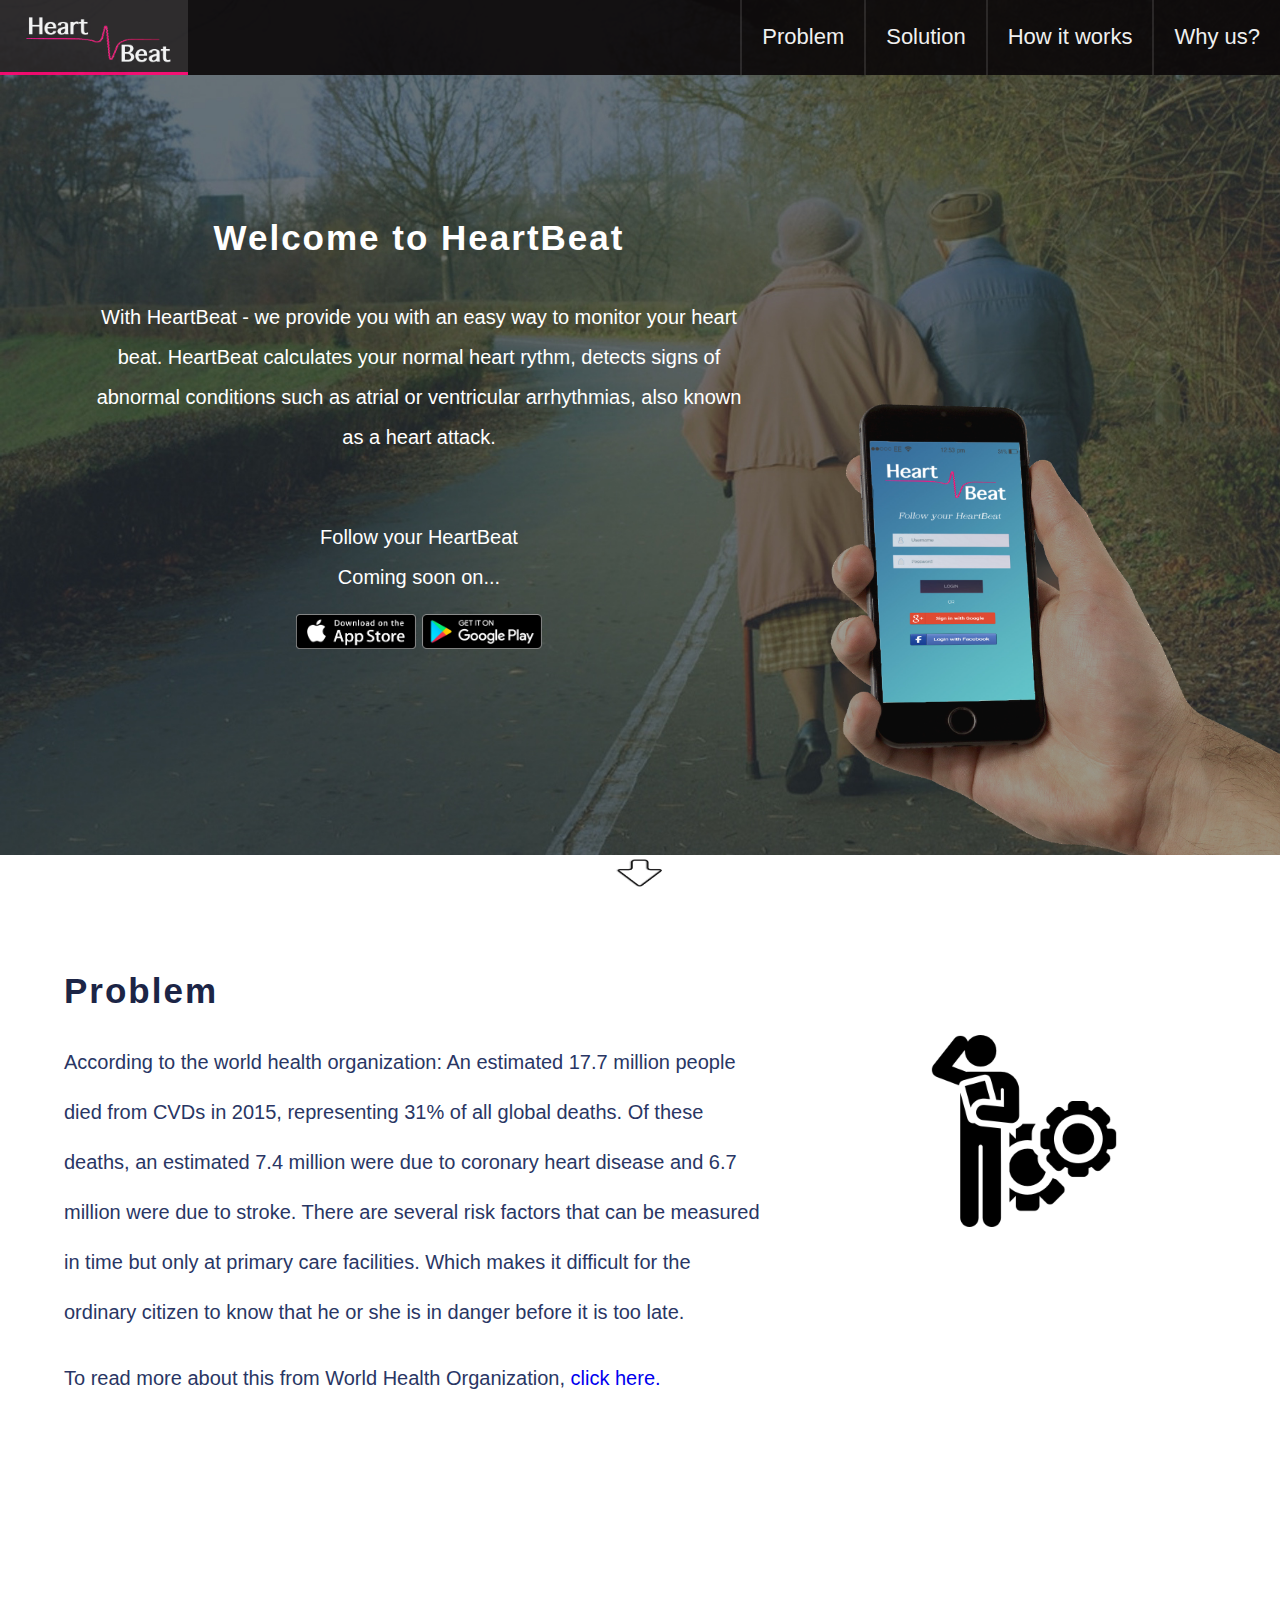
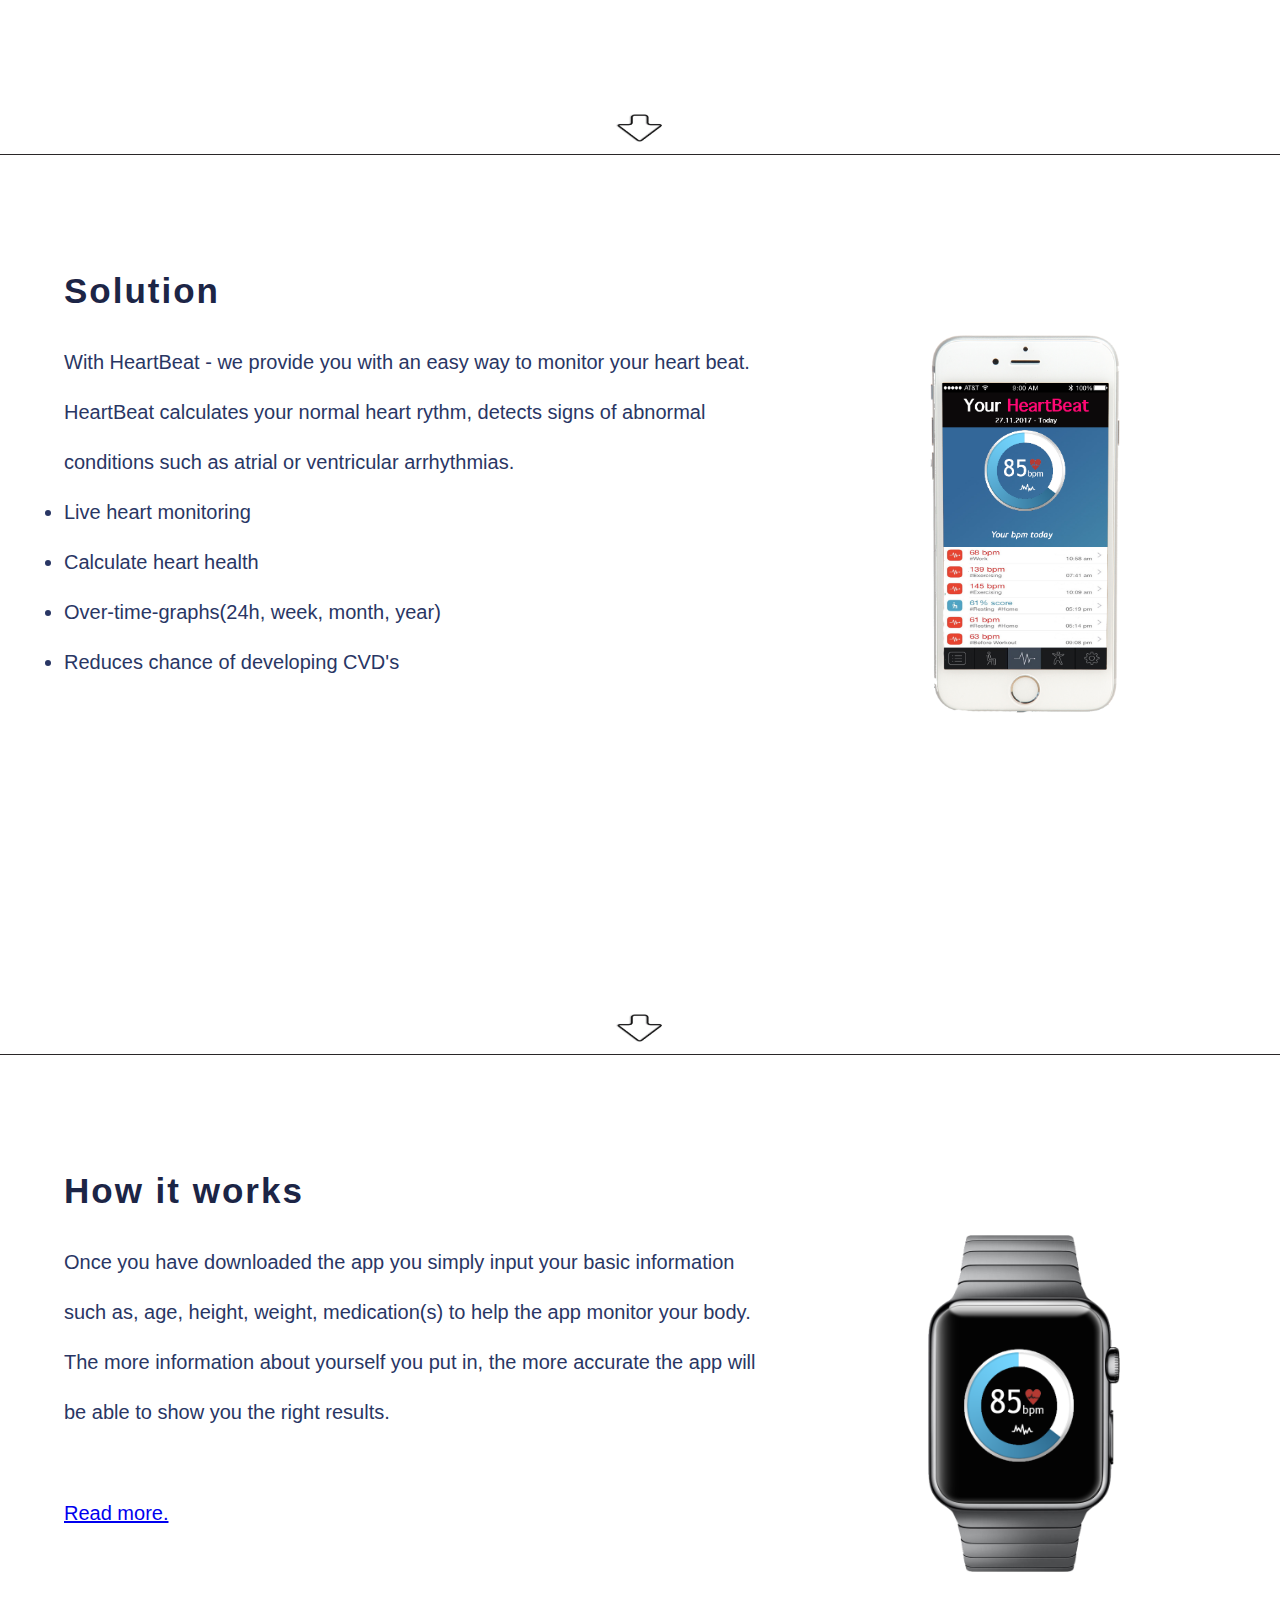
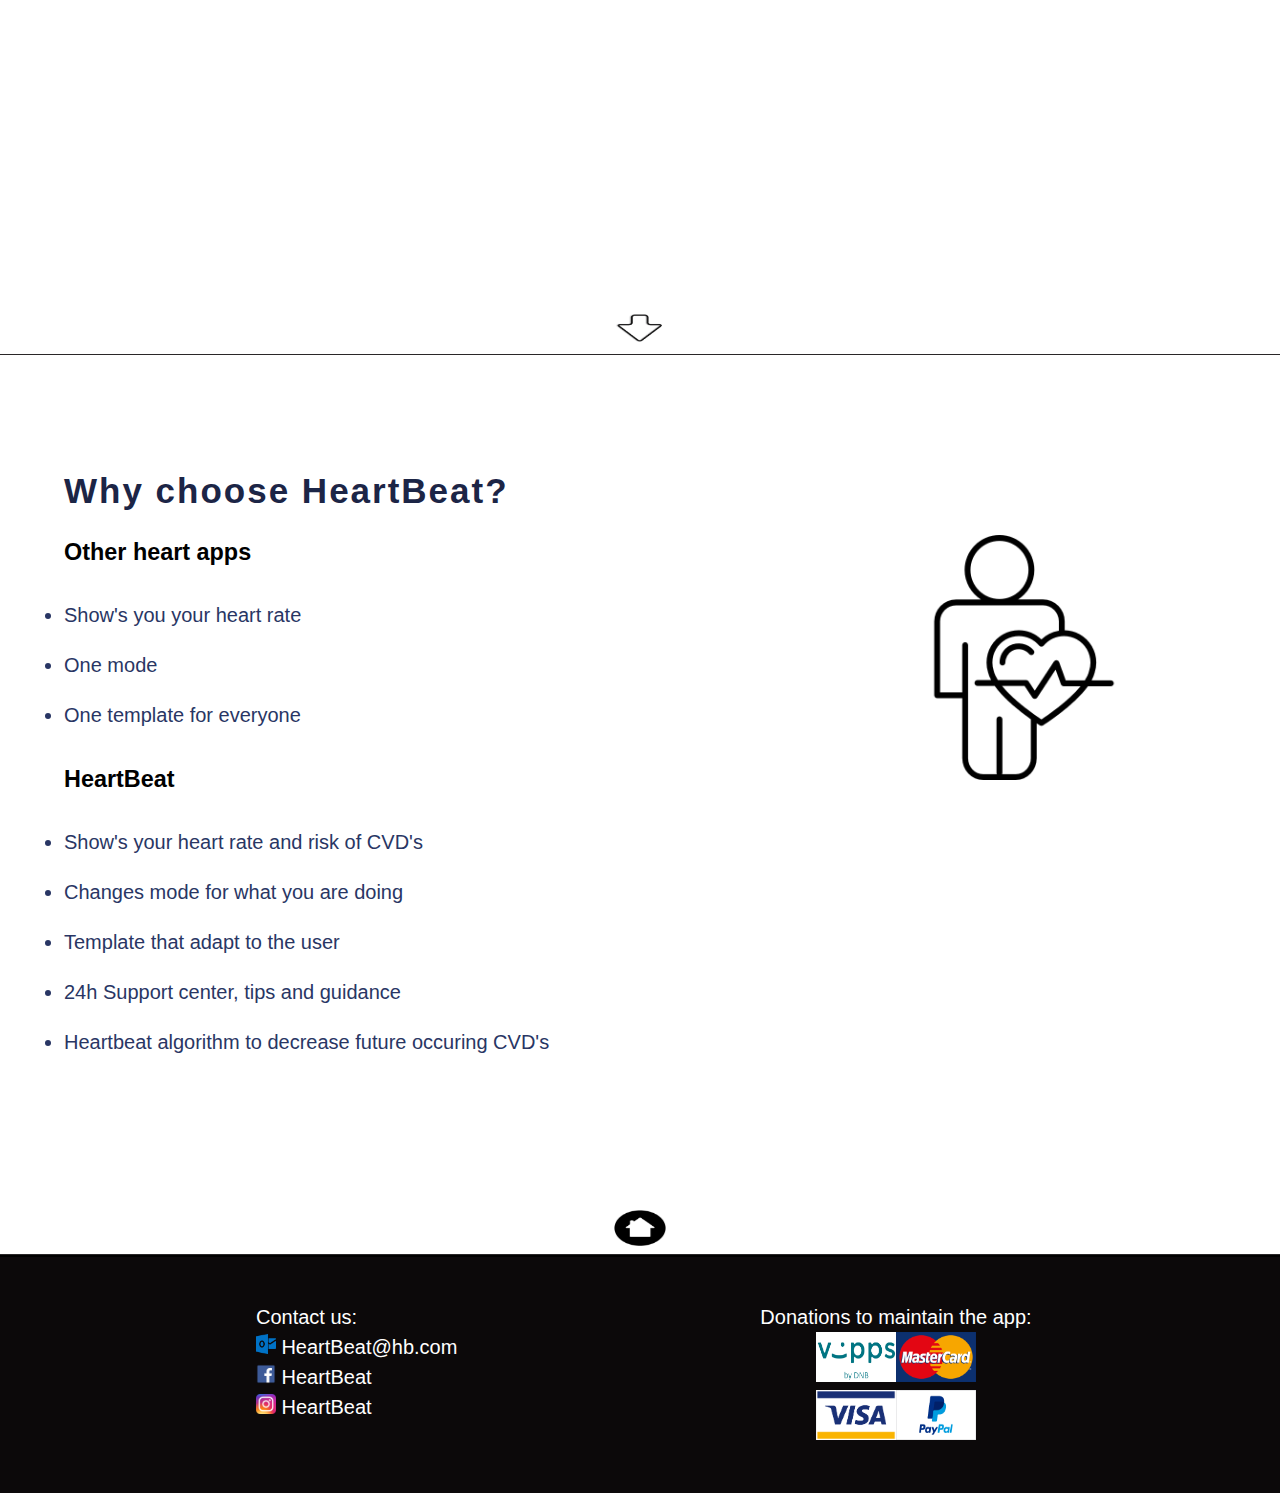
<file: index.html>
<!DOCTYPE html>
<html lang="en">



<head>
<meta charset="UTF-8">
<meta name="description" content="With HeartBeat - we provide you with an easy way to monitor your heart beat.">
<meta name="keywords" content="HeartBeat, Heart, App, Health, Technology, Workout, Heart rate, Monitor, Life">
<meta name="author" content="M. Furkan Ergin (S325881), Pedram Rahdeirjoo (S325906), Anojh Thirukumar (S325907)">
<meta name="viewport" content="width=device-width, initial-scale=1.0">
<link rel="stylesheet" type="text/css" href="stylesheet.css">
<link rel="icon" type="img/png" href="img/favicon1.png" alt="A heart with beat">

<title>HeartBeat</title>
</head>
<body>


	<!-- Navigation bar -->
	<nav class="navBar">



		<a href="index.html" class="scroll" ><img id="navLogo" src="img/logo.png" alt="Our logo, says heartbeat with a graph" tabindex="1"></a>

		<label for="navCheck" id="hidden">Responsive menu</label>
		<input class="navCheck" type="checkbox" id="navCheck">
		<label class="navIcon" for="navCheck"><span class="navLine"></span></label>

		<ul id="navButtons">
			<a href="#privacy" class="scroll" tabindex="5"><li>Why us?</li></a>
			<a href="#how" class="scroll" tabindex="4"><li>How it works</li></a>
			<a href="#solution" class="scroll" tabindex="3"><li>Solution</li></a>
			<a href="#problem" class="scroll" tabindex="2"><li>Problem</li></a>
		</ul>
	</nav>





	<!-- Header -->
	<header>
		<div class="intro">
			<div class="left">
				<div id="welcome"><h1>Welcome to HeartBeat</h1></div>

				<div id="introText">

					<h2>
						With HeartBeat - we provide you with an easy way to monitor your heart beat.
						HeartBeat calculates your normal heart rythm, detects signs of abnormal conditions such as atrial or ventricular arrhythmias, also known as a heart attack.
					</h2>

				</div>

				<div id="comingSoon">
					<div><h2>Follow your HeartBeat <br> Coming soon on...</h2></div>
					<div><img src="img/appstore.png" alt="Apple Store logo">
                        <img src="img/playstore.png" alt="Google play logo"></div>

				</div>
			</div>

			<div class="right">
				<img src="img/iphoneinhand3.png" alt="A hand holding a phone with  HeartBeat app running">
			</div>

		</div>


		<div class="arrow" id="firstArrow"><a href="#problem" tabindex="6"><img src="img/downArrow.png" alt="Arrow pointing down, onclick you will be transfer to next page"></a></div>
	</header>


	<!-- Information/Text -->
	<div class="infoSide" id="problem" tabindex="7">

		<div class="infoSideText">
			<h1>Problem</h1>
			<h2>According to the world health organization: An estimated 17.7 million people died from CVDs in 2015, representing 31% of all global deaths.
				Of these deaths, an estimated 7.4 million were due to coronary heart disease and 6.7 million were due to stroke.
			There are several risk factors that can be measured in time but only at primary care facilities.
			Which makes it difficult for the ordinary citizen to know that he or she is in danger before it is too late.
			</h2>
			<h2>To read more about this from World Health Organization, <a href="http://www.who.int/mediacentre/factsheets/fs317/en/" tabindex="8">click here.</a></h2>
		</div>
		<div class="infoSideImg">
			<img src="img/problemMan.png" alt="picture of a man solving and thinking problems">
		</div>
		<div class="arrow"><a href="#solution" tabindex="9"><img src="img/downArrow.png" alt="Arrow pointing down, onclick you will be transfer to next page"></a></div>
	</div>

	<div class="infoSide" id="solution" tabindex="10">

		<div class="infoSideText">
			<h1>Solution</h1>
			<h2>With HeartBeat - we provide you with an easy way to monitor your heart beat. HeartBeat calculates your normal heart rythm, detects signs of abnormal conditions such as atrial or ventricular arrhythmias.
				<li>Live heart monitoring</li>
				<li>Calculate heart health</li>
				<li>Over-time-graphs(24h, week, month, year)</li>
				<li>Reduces chance of developing CVD's</li>


			</h2>
		</div>
		<div class="infoSideImg">
			<img src="img/iphonebpm1.png" alt="Calculated bpm for a day on the app">
		</div>
		<div class="arrow"><a href="#how" tabindex="11"><img src="img/downArrow.png" alt="Arrow pointing down, onclick you will be transfer to next page"></a></div>
	</div>

	<div class="infoSide" id="how" tabindex="12">
		<div class="infoSideText">
			<h1>How it works</h1>
			<h2>Once you have downloaded the app you simply input your basic information such as, age, height, weight, medication(s) to help the app monitor your body.
				The more information about yourself you put in, the more accurate the app will be able to show you the right results.
			</h2>

			<a href="htu.html" id="readMore" tabindex="13">Read more.</a>
		</div>
		<div class="infoSideImg">
			<img src="img/awatchbpm.png" alt="A smartwatch that shows your bpm at the moment">
		</div>

		<div class="arrow"><a href="#privacy" tabindex="14"><img src="img/downArrow.png" alt="Arrow pointing down, onclick you will be transfer to next page"></a></div>
	</div>

	<div class="infoSide" id="privacy" tabindex="15">
		<div class="infoSideText">
			<h1>Why choose HeartBeat?</h1>

			<h3>Other heart apps</h3>
			<h2>
				<li>Show's you your heart rate</li>
				<li>One mode</li>
				<li>One template for everyone</li>
			</h2>

			<h3>HeartBeat</h3>
			<h2>
				<li>Show's your heart rate and risk of CVD's</li>
				<li>Changes mode for what you are doing</li>
				<li>Template that adapt to the user</li>
				<li>24h Support center, tips and guidance</li>
				<li>Heartbeat algorithm to decrease future occuring CVD's</li>
			</h2>


		</div>
		<div class="infoSideImg">
			<img src="img/heartMan.png" alt="Picture of a healthy man holding a heart.">
		</div>


		<div class="arrow">
			<a href="index.html" tabindex="16">
				<img src="img/home.png" alt="black homebutton">
			</a>
		</div>
	</div>


	<!-- Footer -->
	<div class="footer">

		<div class="contactUs">
			Contact us: <br>

			<a href="https://www.outlook.office.com"><img src="img/mailFavIcon.png" alt="Outlook logo" tabindex="17"> HeartBeat@hb.com </a> <br>
			<a href="https://www.facebook.com"><img src="img/facebookFavIcon.png" alt="Facebook logo" tabindex="18"> HeartBeat</a> <br>
			<a href="https://www.instagram.com"><img src="img/instagramFavIcon.png"  alt="Instagram logo" tabindex="19"> HeartBeat</a>

		</div>

		<div class="donation">
			Donations to maintain the app:
			 <br>
			<a href="https://www.vipps.no" tabindex="20"><img src="img/vipps.png" alt="Vipps logo"></a><a href="https://www.Mastercard.no" tabindex="21"><img src="img/mc.png" alt="Mastercard logo"></a> <br>
			<a href="https://www.visa.no" tabindex="22"><img src="img/visa.png" alt="Visa logo"></a><a href="https://www.paypal.com" tabindex="23"><img src="img/paypal.png" alt="Paypal logo"></a>
		</div>
	</div>

</body>
</file>
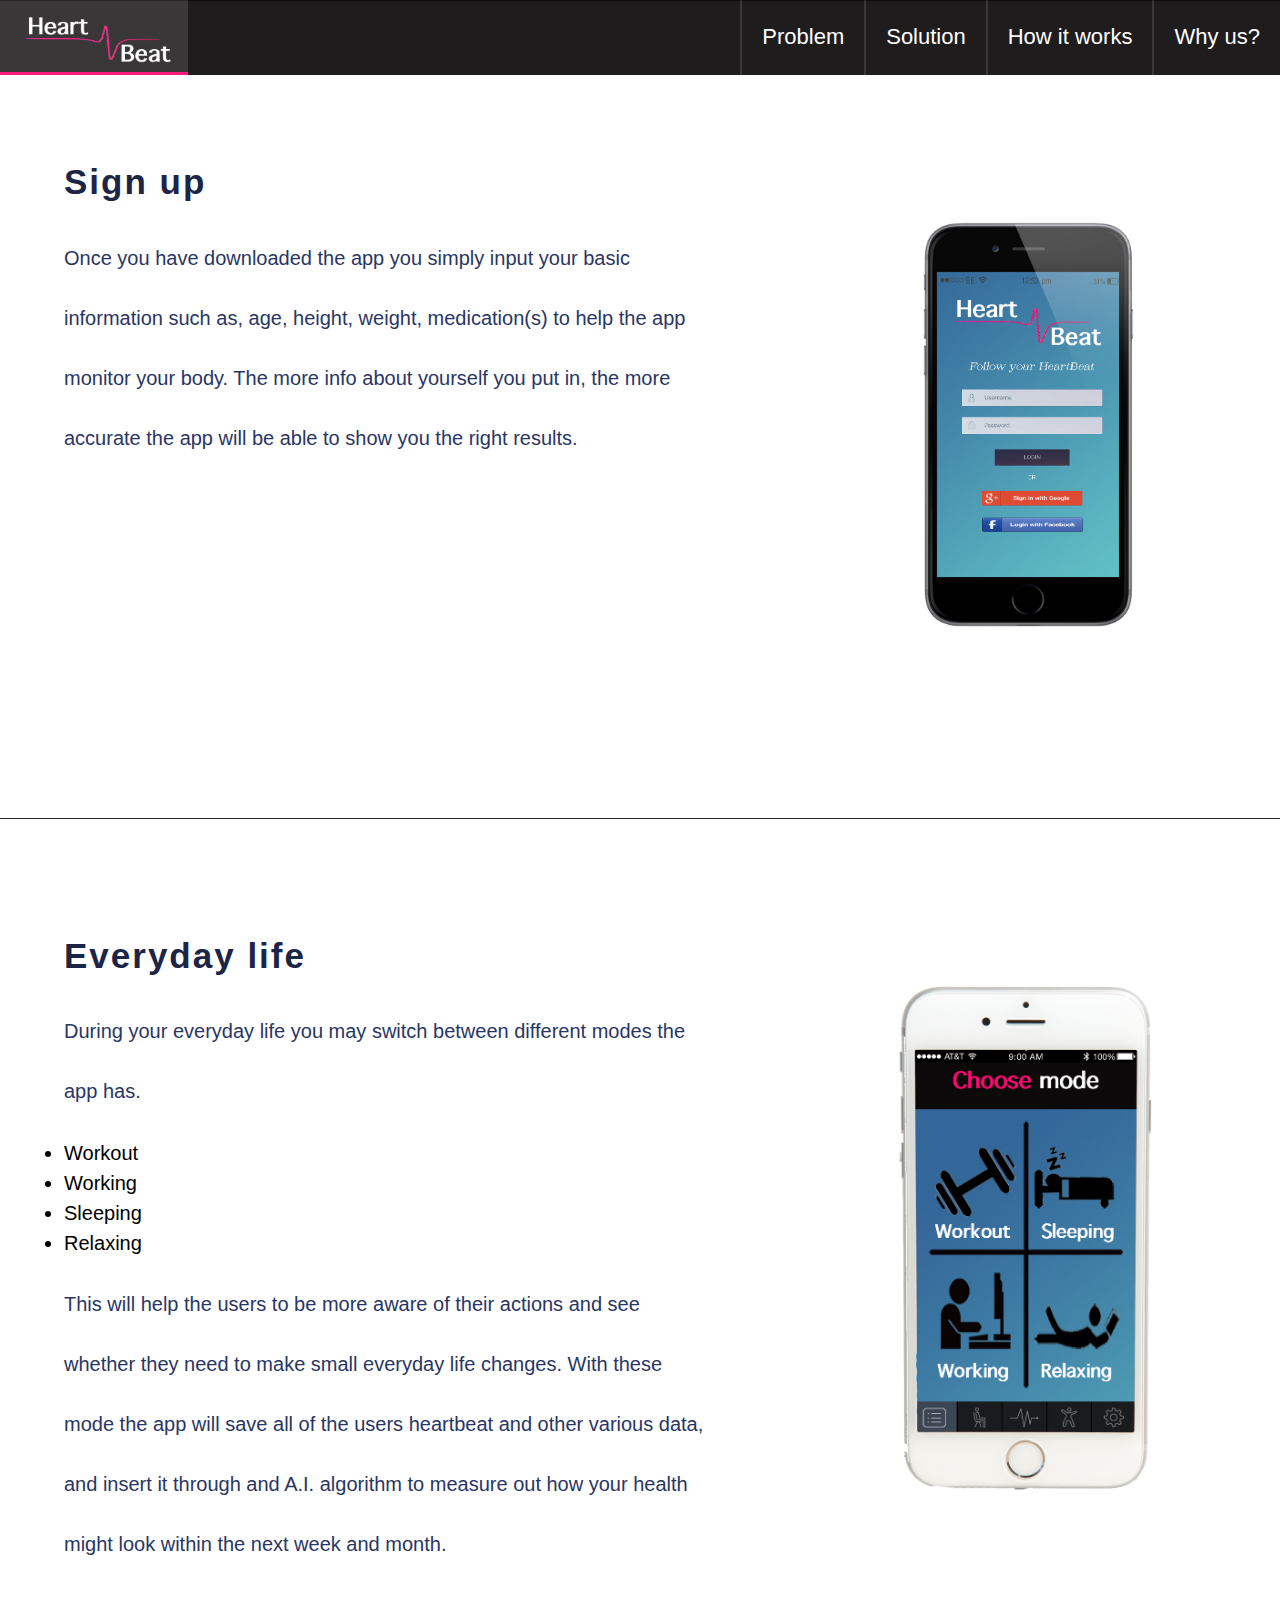
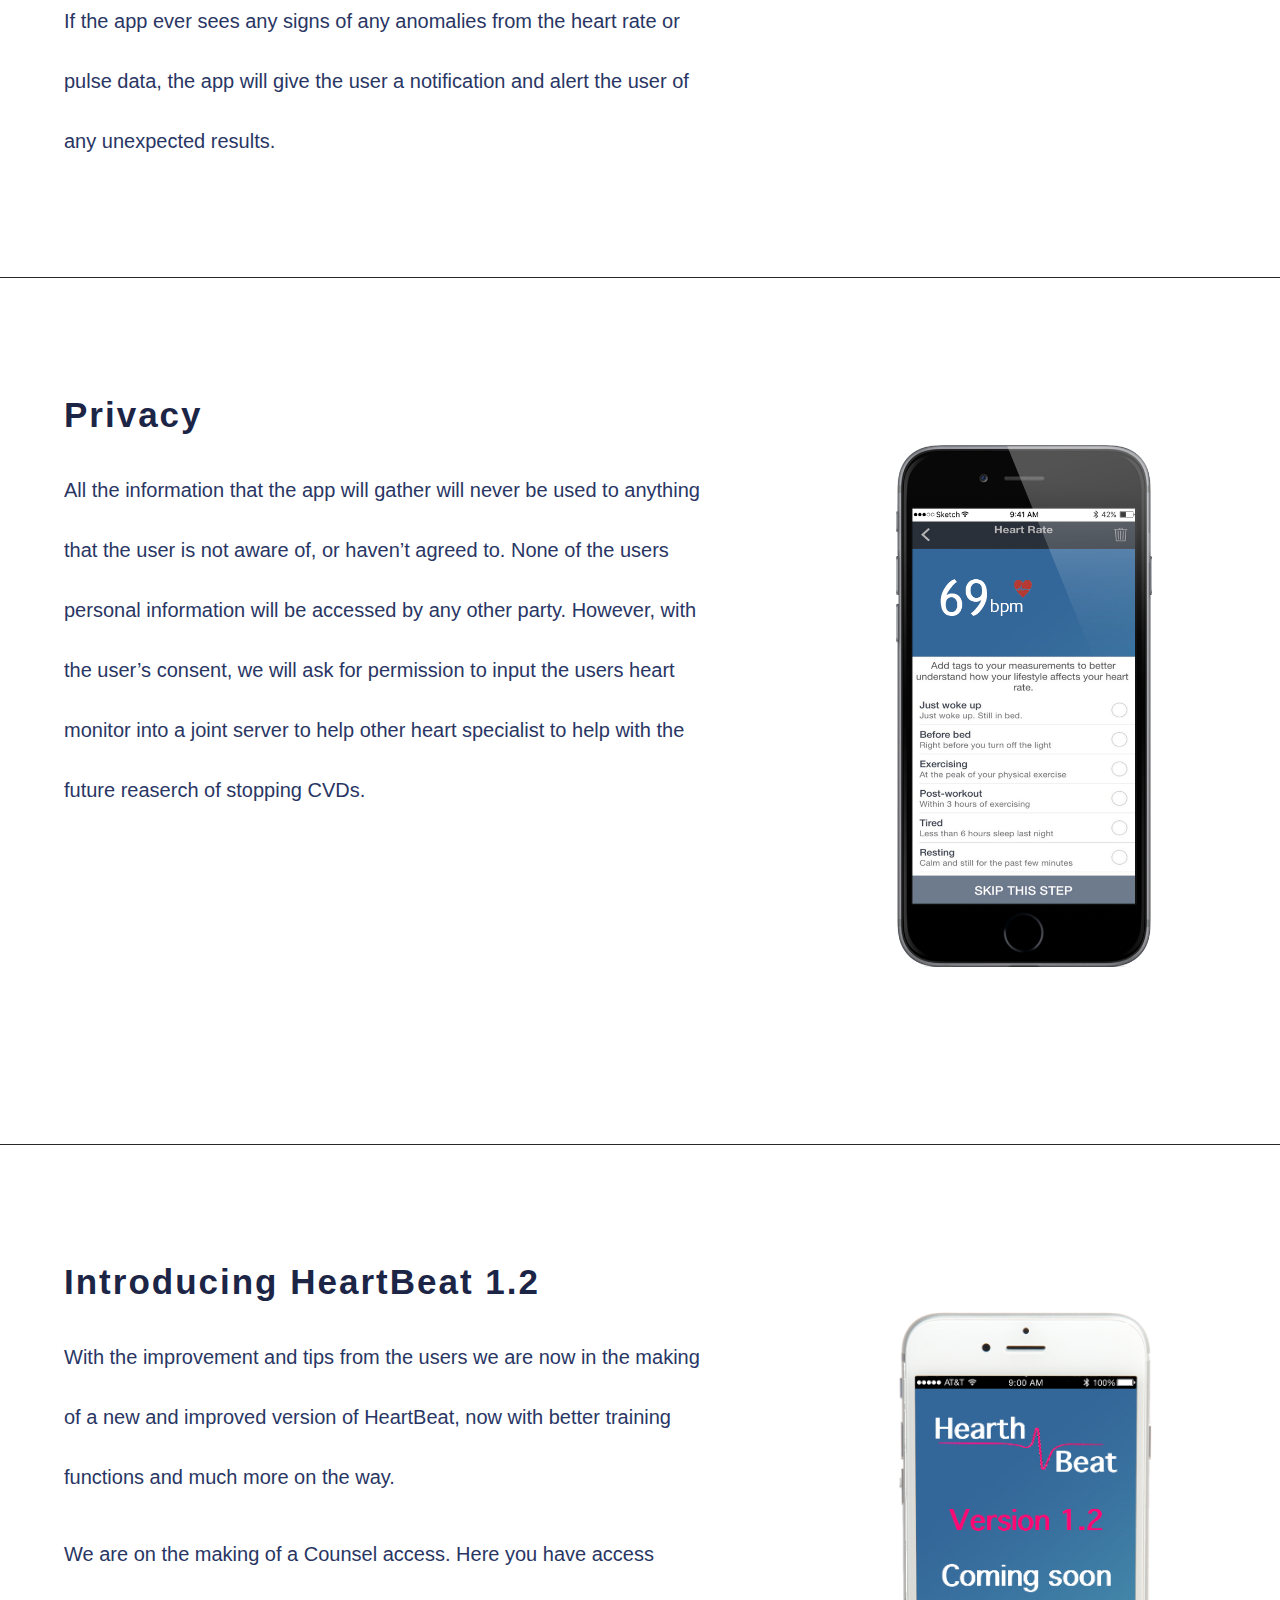
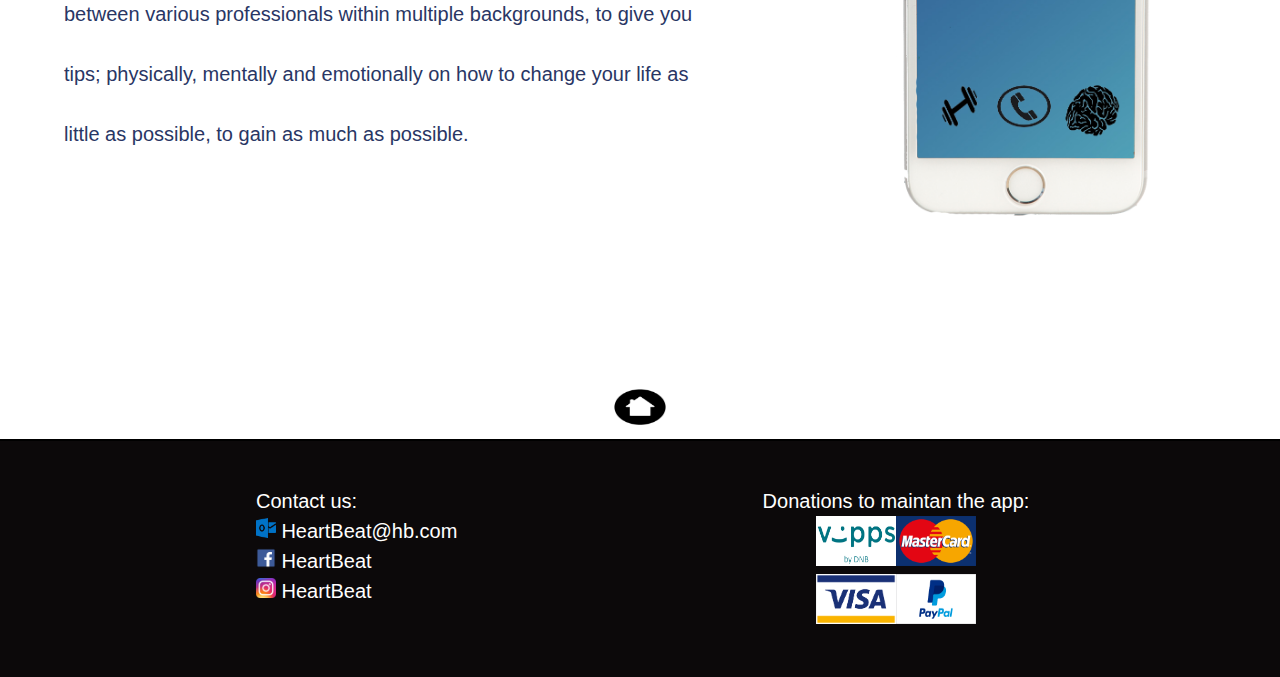
<file: htu.html>
<!DOCTYPE html>
<html lang="en">

<head>
<meta charset="UTF-8">
<meta name="description" content="Forklar siden her. kort og godt!">
<meta name="keywords" content="App,teknologi,html, CSS osv......">
<meta name="author" content="M. Furkan Ergin, Pedram Rahdeirjoo, Anojh Thirukumar">
<meta name="viewport" content="width=device-width, initial-scale=1.0">
<link rel="stylesheet" type="text/css" href="stylesheet.css">
<link rel="icon" type="img/png" href="img/favicon1.png" alt="A heart with beat ">

<title>How to use</title>
</head>

<body>


	<!-- Navigation bar -->
	<nav class="navBar">
		<a href="index.html" class="scroll" tabindex="1"><img id="navLogo" src="img/logo.png" alt="Our logo, says heartbeat with a graph"></a>


		<input class="navCheck" type="checkbox" id="navCheck">
		<label class="navIcon" for="navCheck"><span class="navLine"></span></label>

		<ul id="navButtons">
			<a href="index.html#privacy" class="scroll" tabindex="5"><li>Why us?</li></a>
			<a href="index.html#how" class="scroll" tabindex="4"><li>How it works</li></a>
			<a href="index.html#solution" class="scroll" tabindex="3"><li>Solution</li></a>
			<a href="index.html#problem" class="scroll" tabindex="2"><li>Problem</li></a>
		</ul>
	</nav>


	<!-- Information/Text -->
	<div class="howToUse">
		<div class="part" tabindex="6" id="partOne">
			<div class="partText">
				<h1>Sign up</h1>
				<h2>Once you have downloaded the app you simply input your basic information such as, age, height, weight, medication(s) to help the app monitor your body.
					The more info about yourself you put in, the more accurate the app will be able to show you the right results. </h2>
			</div>

			<div class="partImg">
				<img src="img/sortlogin.png" alt="Our app with login page">
			</div>
		</div>

		<div class="part"  tabindex="7" >
			<div class="partText">
				<h1>Everyday life</h1>
				<h2>During your everyday life you may switch between different modes the app has.</h2>
				<li>Workout</li>
				<li>Working</li>
				<li>Sleeping</li>
				<li>Relaxing</li>
				<h2> This will help the users to be more aware of their actions and see whether they need to make small everyday life changes.
					With these mode the app will save all of the users heartbeat and other various data, and insert it through and A.I. algorithm to
					measure out how your health might look within the next week and month.
				</h2>
				<h2>If the app ever sees any signs of any anomalies from the heart rate or pulse data, the app will give the user a notification and
					alert the user of any unexpected results.
				</h2>
			</div>
			<div class="partImg">
				<img src="img/choosemode.png" alt="You can choose the mode you are in at the time">
			</div>
		</div>

		<div class="part" tabindex="8" >
			<div class="partText">
				<h1 >Privacy</h1>
				<h2>All the information that the app will gather will never be used to anything that the user is not aware of, or haven’t agreed to. None of the users personal information will be accessed by any other party.
				However, with the user’s consent, we will ask for permission to input the users heart monitor into a joint server to help other heart specialist to help with the future reaserch of stopping CVDs.
				</h2>
			</div>

			<div class="partImg">
				<img src="img/svartiphone1.png" alt="After a calculation you can choose your activity">
			</div>
		</div>
		<div class="part" tabindex="9" >
			<div class="partText">
				<h1 >Introducing HeartBeat 1.2</h1>
				<h2>With the improvement and tips from the users we are now in the making of a new and improved version of HeartBeat,
					now with better training functions and much more on the way.
				</h2>
				<h2>We are on the making of a Counsel access. Here you have access between various professionals within multiple backgrounds, to give you tips; physically,
					mentally and emotionally on how to change your life as little as possible, to gain as much as possible.
				</h2>
			</div>

			<div class="partImg">
				<img src="img/version1.2.png">
			</div>
		</div>

		<div class="backHome" >
		<a href="index.html">
			<img src="img/home.png" tabindex="10" alt="black homebutton">
		 <a>
	 	</div>
	</div>





	<!-- Footer -->
	<div class="footer">

		<div class="contactUs">
			Contact us: <br>
			<img src="img/mailFavIcon.png" tabindex="11" alt="Outlook logo"> HeartBeat@hb.com <br>
			<img src="img/facebookFavIcon.png" tabindex="12" alt="Facebook logo"> HeartBeat  <br>
			<img src="img/instagramFavIcon.png" tabindex="13" alt="Instagram logo"> HeartBeat
		</div>

		<div class="donation">
			Donations to maintan the app: <br>
			<img src="img/vipps.png" tabindex="14"alt="vipps logo"><img src="img/mc.png" tabindex="15" alt="Mastercard logo"> <br>
			<img src="img/visa.png" tabindex="16" alt="Visa logo"><img src="img/paypal.png" tabindex="17" alt="paypal logo">
		</div>
	</div>

</body>
</file>
<file: stylesheet.css>
/*Imported font*/
	@import url('https://fonts.googleapis.com/css?family=Open+Sans');

	*, *:before, *:after {
	  box-sizing: border-box;

	}

	body {
	    margin: 0;
	    font-family: 'Thonburi bold', sans-serif;
	    background-color: white;
	    font-size: 20px;
	    max-width: 100%;
	    line-height: 150%;
	}

	a {
		text-decoration: none;
	}



	/* Nav */

	.navBar {
	    background-color: #0C090A; 
	    opacity: 0.90;
	    position: fixed;
	    width: 100%;
	    z-index: 99;
	}


	#navButtons {
	    margin: 0;
	    padding: 0;
	    list-style-type: none;
	    overflow: hidden;
	    vertical-align: middle;

	}


	#navButtons a li {
	    display: block;
	    padding: 22px 20px;
	    float: right;
	    vertical-align: middle;
	    height: 75px;
	    text-decoration: none;
	    color: white;
	    font-size: 1.1em;
	    border-left: 2.5px solid #2A2728;
	    
	}

	#hidden {
    clip: rect(0 0 0 0);
    overflow: hidden;
    position: absolute;
 
	}


	/* Nav Hover */

	#navButtons a li:hover {
		
		background-color: #2A2728;
	    border-bottom: 3px solid #FF0874;
	    margin-bottom: -3px;
	    font-size: 1.1em;
	    
	}


	/* Nav logo */

	#navLogo {
	    display: inline-block;
	    height: 75px;
	    margin: 0;
	    padding: 10px 10px 6px 10px;
	    float: left;
	    

	}

	#navLogo:hover {
		background-color: #2A2728;
	    border-bottom: 3px solid #FF0874;
	}

	


	/* Header Background */

	header {
		width: 100vw;
		height: 95vh;
		margin: 0;
		padding: 0;
		z-index: 1;
		background: url("img/wallpaper1.jpg") no-repeat;
		background-size: cover;



	}

	header .intro {
		width: 100vw;
		height: 95vh;
		text-align: center;
		z-index: 2;
	}

	/* Header layout */

	.left {
		height: 95vh;
		width: 60vw;
		float: left;
		padding-left: 90px;
		padding-top: 20vh;
		padding-right: 20px;
	}

	.right {
		height: 95vh;
		width: 40vw;
		float: left;
		position: relative;
	}

	.right img {
		max-width: 40vw;
		max-height: 70vh;
		position: absolute;
		bottom: 0;
		right: 0;
	}



	#comingSoon img {
		max-width: 120px;
		max-height: 50px;
	}



	/* Info sides */


	.infoSide {
		width: 100vw;
		height: 100vh;
		float: left;
		position: relative;
		overflow-x: hidden;
	}

	.infoSideText {
		width: 60vw;
		height: 95vh;
		float: left;
		padding-top: 10vh;
		padding-left: 5vw;

	}

	.infoSideImg {
		width: 40vw;
		height: 95vh;
		float: left;
		text-align: center;
		vertical-align: middle;
		
	}

	.infoSideImg img {
		vertical-align: middle;
		max-height: auto;
		max-width: 15vw;
		padding-top: 20vh;
		
	}

	/* Arrow shortcuts */


	.arrow {
		float:left;
		width: 100vw;
		height: 5vh;
		position: absolute;  
		bottom: 0;
		right: 0;
		left: 0;
		text-align: center;
		border-bottom: 1px solid #2A2728;
	}

	.arrow img {
		width: 4vw;
		height: 4vh;
		text-align: center;
		margin: 0;
		padding: 0;
	}

	.arrow img:hover {
		width: 4.5vw;
		height: 4.5vh;

	}

	.arrow a, .arrow h2, .arrow img {
		line-height: .10px;
	}

	#firstArrow {
		border-bottom: none;
		z-index: 50;
	}


	/* How to use side */

	#readMore {
		float: left;
		padding-top: 5vh;
		padding-bottom: 5vh;
		text-decoration: underline;
	}

	#readMore:hover {
		font-size: 1.1em;
		text-decoration: none;
		text-decoration: underline;
	}

	.howToUse {

		width: 100vw;
		min-height: 100vh;
		height: auto;
		float: left;



	}
	.part {
		width: 100vw;
		min-height: 80vh;
		height: auto;
		float: left;
		padding-top: 10vh;
		padding-bottom: 10vh;
		border-top: 1px solid #2A2728;
		overflow-x: hidden;

	}
	#partOne {
		padding-top: 15vh;
	}

	.partText {
		width: 60vw;
		height: auto;
		float: left;
		padding-left: 5vw;
		padding-right: 5vw;

	}

	.partText h2 {
		line-height: 3;

	}

	.partImg {
		width: 40vw;
		height: auto;
		float: left;
		text-align: center;
		vertical-align: middle;

	}

	.partImg img {
		vertical-align: middle;
		max-height: auto;
		max-width: 20vw;
		padding-top: 15%;
		padding-bottom: 15%;

	}

		/* home button */

	.backHome {
		float: left;
		width: 100vw;
		height: 50px;
		text-align: center;

	}

	.backHome img {
		width: 4vw;
		height: 4vh;
		text-align: center;
		margin: 0;
		padding: 0;
	}

	.backHome img:hover {
		width: 4.5vw;
		height: 4.5vh;

	}


	/* Footer */

	.footer {
		height: auto;
		width: 100vw;
		float: left;
		text-align: center;
		border-top: 2px solid black;
		background-color: #0C090A;
		color: white;
		padding-bottom: 5vh;
	}


	.contactUs {
		width: 50vw;
		height: auto;
		float: left;
		text-align: left;
		padding-top: 5vh;
		padding-left: 20vw;
	}

	.contactUs a {
		text-decoration: none;
		color: white;
	}

	.contactUs img {
		max-height: 20px;
		max-width: 20px;
	}

	.donation {
		width: 50vw;
		height: auto;
		float: left;
		padding-top: 5vh;
		padding-right: 10vw;
	}

	.donation img {
		width: 80px;
		height: 50px;

	}



	/* Text Decoration */

	.left h1, .left h2 {
		color: white;
		line-height: 2;
	}

	h1 {
		font-size: 35px;
		font-family: 'open sans' sans-serif;
		color: #1c2546;
		letter-spacing: 2px;
		line-height: 45px;
	}

	h2 {

		font-size: 20px;
		font-weight: normal;
		font-family: 'open sans' sans-serif;
		color: #293664;
		line-height: 2.5;
	}






/**** Responsive Screen size  ****/


/* Desktop version */
@media only screen and (min-width: 1026px) {
	.navCheck {
		display: none;
	}

	.navBar {
		opacity: 0.92;
	}

	#comingSoon {
		padding-top: 3vh;
	}
}


/* Tablet version */
@media only screen and (min-width: 761px) and (max-width: 1025px) {

	.navBar {
		opacity: 1;
	}

	.navCheck {
		display: none;
	}

	#navLogo {
	    border-right: none;
	}

	/* header layout - mobile */
	.right {
		width: 0;
		height: 0;
		float: none;
		display: none;
	}

	.right img {
		display: none;


	}

	.left {
		width: 100vw;
		height: 100vh;
		padding-left: 30px;
		padding-right: 30px;
		padding-top: 25vh;
	}

	/* info - responsive layout */


	.infoSideText {
		width: 100vw;
		height: 100vh;
		float: left;
		padding-top: 10vh;
		padding-left: 3vw;
		padding-right: 3vw;
		border-bottom: 1px solid #2A2728;

	}

	.infoSideImg {
		width: 0;
		height: 0;
		
	}

	.infoSideImg img {
		display: none;
		
	}


	.arrow {
		width: 0;
		height: 0;

	}

	.arrow img{
		display: none;
	}

		/* how to use - responsive layout */

	.part {
		width: 100vw;
		min-height: 80vh;
		height: auto;
		float: left;
		padding-top: 8vh;
		padding-bottom: 8vh;
	}

	#partOne {
		padding-top: 10vh;
	}

	.partText {
		width: 100vw;
		height: auto;
		float: left;
		padding-left: 8vw;
		padding-right: 8vw;

	}
	.partImg {
		width: 100vw;
		height: auto;
		float: left;

	}

	.partImg img {
		max-height: auto;
		max-width: 50%;

	}

	.arrow img:hover {
		width: 25px;
		height: 25px;

	}

	.backHome img:hover {
		width: 25px;
		height: 25px;

	}


	/* Text size  */

	h1 {
		font-size: 60px;
		font-weight: normal;
	}

	h2 {
		font-size: 25px;
		font-weight: normal;
	}


}


	/* Mobile version */
@media only screen and (max-width: 760px) {

	.navBar {
		opacity: 1;
	}

	#navLogo {
	    border-right: none;
	}


	/* Navbar responsive dropdown menu */
	.navBar #navButtons {
	    clear: both;
	    max-height: 0;
	    transition: max-height .3s ease-out;
	}

	.navBar .navIcon {
		cursor: pointer;
	    display: inline-block;
	    float: right;
	    padding: 28px 20px;
	    position: relative;
	    user-select: none;
	    margin-top: 10px;
	    margin-right: 10px;

	}

	.navBar .navIcon .navLine {
		background: #ffffff;
	    display: block;
	    height: 3px;
	    position: relative;
	    transition: background .3s ease-out;
	    width: 20px;

	}

	.navBar .navIcon .navLine:before, .navBar .navIcon .navLine:after {
	    background: #ffffff;
	    content:'';
	    display: block;
	    height: 100%;
	    position: absolute;
	    transition: all .3s ease-out;
	    width: 100%;

	}

	.navBar .navIcon .navLine:before {
	    top: 5px;

	}

	.navBar .navIcon .navLine:after {
	    top: -5px;

	}

	.navBar .navCheck {
	    display: none;
	}

	.navBar .navCheck:checked~#navButtons {
	    max-height: 400px;
	}


	.navBar .navCheck:checked~.navIcon .navLine{
	    background: transparent;

	}


	.navBar .navCheck:checked~.navIcon .navLine:before {
	    transform: rotate(-45deg);
	}

	.navBar .navCheck:checked~.navIcon .navLine:after {
	    transform: rotate(45deg);
	}


	.navBar .navCheck:checked~.navIcon .navLine:before, .navBar .navCheck:checked~.navIcon .navLine:after {
	    top: 0;
	}

	#navButtons a li {
    width: 100%;
    float: none;
    text-align: center;
    border-top: 1px solid #2A2728;
    margin-bottom: -1px;
	}


	#navButtons a li:hover {
	background-color: #4C5982;
    font-size: 1.2em;
    border-bottom: none;
    margin-bottom: -1px;
	}


	/* header layout  */
	.right {
		width: 0;
		height: 0;
		float: none;
		display: none;
	}

	.right img {
		display: none;


	}

	.left {
		width: 100vw;
		height: 100vh;
		padding-left: 30px;
		padding-right: 30px;
		padding-top: 10vh;
	}

	/* info - responsive layout */


	.infoSideText {
		width: 100vw;
		height: 100vh;
		float: left;
		padding-top: 10vh;
		padding-left: 3vw;
		padding-right: 3vw;
		border-bottom: 1px solid #2A2728;

	}

	.infoSideImg {
		width: 0;
		height: 0;
		
	}

	.infoSideImg img {
		display: none;
		
	}


	.arrow {
		width: 0;
		height: 0;

	}

	.arrow img{
		display: none;
	}

		/* how to use - responsive layout */

	.part {
		width: 100vw;
		min-height: 80vh;
		height: auto;
		float: left;
		padding-top: 8vh;
		padding-bottom: 8vh;
	}

	#partOne {
		padding-top: 10vh;
	}

	.partText {
		width: 100vw;
		height: auto;
		float: left;
		padding-left: 8vw;
		padding-right: 8vw;

	}
	.partImg {
		width: 100vw;
		height: auto;
		float: left;

	}

	.partImg img {
		max-height: auto;
		max-width: 65%;
	}



	/* Footer */

	.footer {
		height: auto;
		width: 100vw;
		float: left;
		text-align: center;
		border-top: 2px solid black;
		background-color: #0C090A;
		color: white;
	}


	/* Footer layout */
	
	.contactUs {
		width: 100vw;
		text-align: left;
		padding-top: 5vh;
		padding-left: 5vh;
	}

	.donation {
		width: 100vw;
		text-align: center;
	}

	.donation img {
		width: 70px;
		height: 40px;

	}

	/* Text size  */
	h1 {
		font-size: 25px;
	}

	h3 {	
		font-size: 20px;	
	}

	h2 {
		font-size: 15px;
	}





}
			
	/* Small screens */

@media only screen and (max-width: 350px) {

	/* Text size  */

	h1, h2, h3 {
		line-height: 1.5;
	}


	h1 {
		font-size: 25px;
	}

	h3 {	
		font-size: 20px;	
	}

	h2 {
		font-size: 15px;
	}

}
</file>
